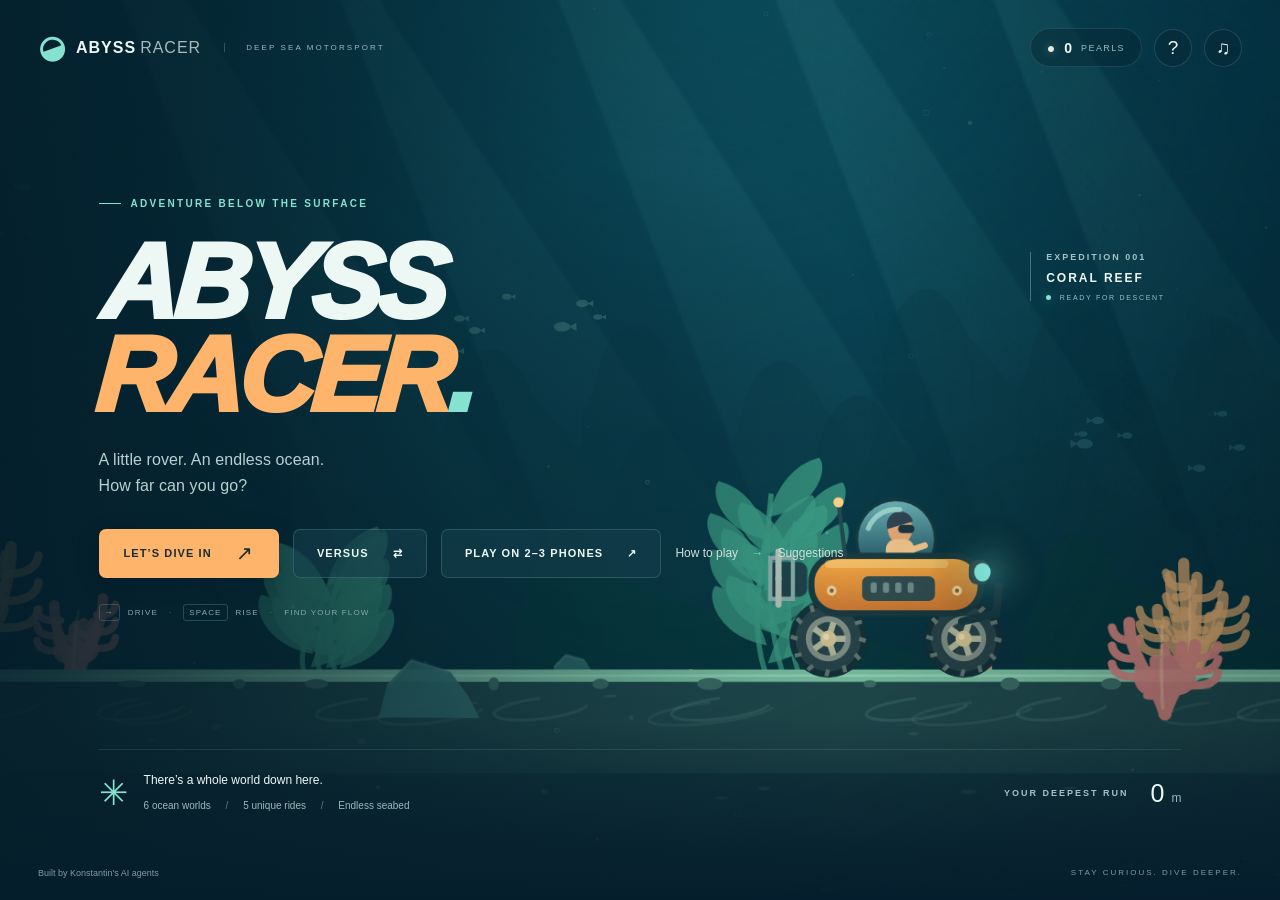
<file: docs/index.html>
<!doctype html>
<html lang="en">
<head>
  <meta charset="utf-8">
  <meta name="viewport" content="width=device-width, initial-scale=1, viewport-fit=cover">
  <meta name="robots" content="noindex, nofollow">
  <meta name="theme-color" content="#061f2b">
  <meta name="description" content="Drive a little deep-sea rover across an endless ocean floor. Collect pearls, master floaty jumps, and explore six underwater worlds.">
  <title>Abyss Racer</title>
  <link rel="icon" href="data:image/svg+xml,%3Csvg xmlns='http://www.w3.org/2000/svg' viewBox='0 0 64 64'%3E%3Crect width='64' height='64' rx='16' fill='%230b2935'/%3E%3Cpath d='M20 31a12 12 0 0 1 24 0' fill='%2385e7de'/%3E%3Crect x='10' y='30' width='44' height='18' rx='8' fill='%23ffb05c'/%3E%3Ccircle cx='20' cy='48' r='8' fill='%23051b26' stroke='%23c4d4d2' stroke-width='4'/%3E%3Ccircle cx='46' cy='48' r='8' fill='%23051b26' stroke='%23c4d4d2' stroke-width='4'/%3E%3C/svg%3E">
  <link rel="stylesheet" href="style.css"><link rel="stylesheet" href="versus.css"><link rel="stylesheet" href="online.css">
</head>
<body>
  <canvas id="ocean" aria-label="Underwater racing game. Use the keyboard or on-screen pedals to drive."></canvas>
  <div id="vignette" aria-hidden="true"></div>
  <header id="topbar">
    <button id="brand" class="brand" aria-label="Abyss Racer home"><span class="brand-mark">◒</span><span>ABYSS<span class="brand-light">RACER</span></span><span class="edition">DEEP SEA MOTORSPORT</span></button>
    <div class="top-actions"><span class="wallet" title="Pearls available to spend"><span class="pearl-icon">●</span><b id="wallet">0</b><span class="wallet-label">PEARLS</span></span><button id="help-button" class="icon-button" aria-label="How to play">?</button><button id="mute-button" class="icon-button" aria-label="Mute sound" aria-pressed="false">♫</button></div>
  </header>

  <main id="screens">
    <section id="title-screen" class="screen" aria-labelledby="title-heading">
      <div class="hero"><div class="eyebrow"><i></i> ADVENTURE BELOW THE SURFACE</div><h1 id="title-heading">ABYSS<br><span>RACER</span><span class="title-dot">.</span></h1><p>A little rover. An endless ocean.<br>How far can you go?</p><div class="hero-actions"><button id="enter-garage" class="button primary">LET’S DIVE IN <span>↗</span></button><button id="enter-versus" class="button secondary">VERSUS <span>⇄</span></button><span id="versus-keyboard-note" hidden>Versus needs a keyboard</span><button id="enter-online" class="button secondary">PLAY ON 2–3 PHONES <span>↗</span></button><button id="title-help" class="text-button">How to play <span>→</span></button><button id="title-suggestions" class="text-button" hidden>Suggestions</button></div><div class="hero-note"><span class="keycap">→</span> DRIVE <span class="note-dot">·</span> <span class="keycap">SPACE</span> RISE <span class="note-dot">·</span> FIND YOUR FLOW</div></div>
      <div class="expedition-label" aria-hidden="true"><span class="tiny-label">EXPEDITION 001</span><strong>CORAL REEF</strong><span><i class="live-dot"></i> READY FOR DESCENT</span></div>
      <div class="title-bottom"><div class="discovery"><span class="compass">✳</span><div><b>There’s a whole world down here.</b><span>6 ocean worlds <i> / </i> 5 unique rides <i> / </i> Endless seabed</span></div></div><div class="personal-best"><span class="tiny-label">YOUR DEEPEST RUN</span><b id="title-best">0 <small>m</small></b></div></div>
    </section>

    <section id="garage-screen" class="screen" hidden aria-labelledby="garage-heading">
      <div class="garage-shell"><div class="garage-heading"><div><div class="eyebrow">THE DIVE GARAGE</div><h2 id="garage-heading">Gear up. Go further.</h2></div><div class="level-block"><span id="level-label">DIVER LEVEL 1</span><div class="progress-track"><i id="level-fill"></i></div><small id="level-progress">0 / 275 XP</small></div></div>
      <nav class="tabs" role="tablist" aria-label="Garage"><button id="tab-vehicles" role="tab" aria-selected="true" aria-controls="garage-content" data-tab="vehicles">Vehicles</button><button id="tab-upgrades" role="tab" aria-selected="false" aria-controls="garage-content" data-tab="upgrades">Upgrades</button><button id="tab-stages" role="tab" aria-selected="false" aria-controls="garage-content" data-tab="stages">Stages</button><button id="tab-achievements" role="tab" aria-selected="false" aria-controls="garage-content" data-tab="achievements">Achievements</button><button id="tab-stats" role="tab" aria-selected="false" aria-controls="garage-content" data-tab="stats">Stats</button></nav>
      <div id="garage-content" role="tabpanel" aria-labelledby="tab-vehicles" tabindex="0"></div>
      <div class="launch-dock"><div class="loadout"><span class="status-dot"></span><div><b id="selected-loadout">Reef Rover <span> / </span> Coral Reef</b><small id="loadout-best">BEST 0 m · READY TO EXPLORE</small></div></div><button id="start-run" class="button primary">START DIVE <span>→</span></button></div></div>
    </section>

    <section id="hud" hidden aria-label="Run instruments">
      <div class="hud-top"><div class="distance-readout"><span class="tiny-label">DISTANCE</span><strong id="distance">0<small> m</small></strong><span id="run-stage">CORAL REEF</span></div><div class="oxygen-panel" id="oxygen-panel"><div><span>O₂ <b>OXYGEN</b></span><strong id="oxygen-value">100%</strong></div><div class="oxygen-track"><i id="oxygen-fill"></i></div><small id="oxygen-warning">BREATHE EASY. KEEP EXPLORING.</small></div><div class="hud-right"><span class="run-pearls"><span class="pearl-icon">●</span> <b id="run-pearls">0</b></span><button id="pause-button" class="icon-button" aria-label="Pause game">Ⅱ</button></div></div>
      <div class="depth-meter"><span>DEPTH</span><b id="depth">120 m</b><i></i><span id="speed">0 km/h</span></div>
      <div class="run-keyboard"><span><kbd>←</kbd> BRAKE</span><span><kbd>→</kbd> THROTTLE</span><span><kbd>SPACE</kbd> BALLAST <b id="ballast-status">READY</b></span></div>
      <div id="touch-controls"><button id="pedal-brake" class="pedal brake" aria-label="Hold brake or reverse"><span>◀</span>BRAKE</button><button id="pedal-ballast" class="pedal ballast" aria-label="Ballast burst"><span>⇧</span><small id="touch-ballast-label">BALLAST</small></button><button id="pedal-gas" class="pedal gas" aria-label="Hold throttle"><span>▶</span>THROTTLE</button></div>
    </section>

    <section id="pause-screen" class="screen centered shade" hidden aria-labelledby="pause-heading"><div class="modal-card"><div class="eyebrow">TAKE A BREATHER</div><h2 id="pause-heading">Holding depth.</h2><p>Your expedition is paused.</p><button id="resume-run" class="button primary">KEEP EXPLORING <span>→</span></button><button id="end-run" class="button secondary">End dive & bank pearls</button><small class="muted">P or Esc to resume</small></div></section>

    <section id="gameover-screen" class="screen centered shade" hidden aria-labelledby="gameover-heading"><div class="modal-card result-card"><div class="eyebrow" id="result-reason">EXPEDITION COMPLETE</div><h2 id="gameover-heading">A dive to remember.</h2><div id="new-best" class="best-badge" hidden>✦ NEW PERSONAL BEST</div><div class="result-distance" id="result-distance">0 <small>m</small></div><p id="result-location">Coral Reef · Reef Rover</p><div class="result-stats"><div><span>PEARLS EARNED</span><b id="result-pearls">+0</b></div><div><span>EXPERIENCE</span><b id="result-xp">+0 XP</b></div><div><span>AIR TIME</span><b id="result-air">0.0 s</b></div></div><p id="result-rewards" class="reward-line"></p><div class="result-actions"><button id="retry" class="button primary">DIVE AGAIN <span>↻</span></button><button id="back-garage" class="button secondary">GARAGE</button></div></div></section>
  </main>

  <div id="toast-stack" aria-live="polite" aria-atomic="false"></div>
  <footer id="footer"><span>Built by Konstantin's AI agents</span><span>STAY CURIOUS. DIVE DEEPER.</span></footer>
  <div id="dialog-overlay" class="dialog-overlay" hidden><section class="modal-card help-card" role="dialog" aria-modal="true" aria-labelledby="dialog-heading" tabindex="-1"><button id="dialog-close" class="icon-button close-button" aria-label="Close dialog">×</button><div id="dialog-content"></div></section></div>
  <script src="data.js"></script><script src="terrain.js"></script><script src="physics.js"></script><script src="contacts.js"></script><script src="save.js"></script><script src="audio.js"></script><script src="render.js"></script><script src="versus.js"></script><script src="online-core.js"></script><script src="qr.js"></script><script src="online-transport.js"></script><script src="online-ui.js"></script><script src="online.js"></script><script src="config.js"></script><script src="suggestions.js"></script><script src="game.js"></script>
</body>
</html>
</file>
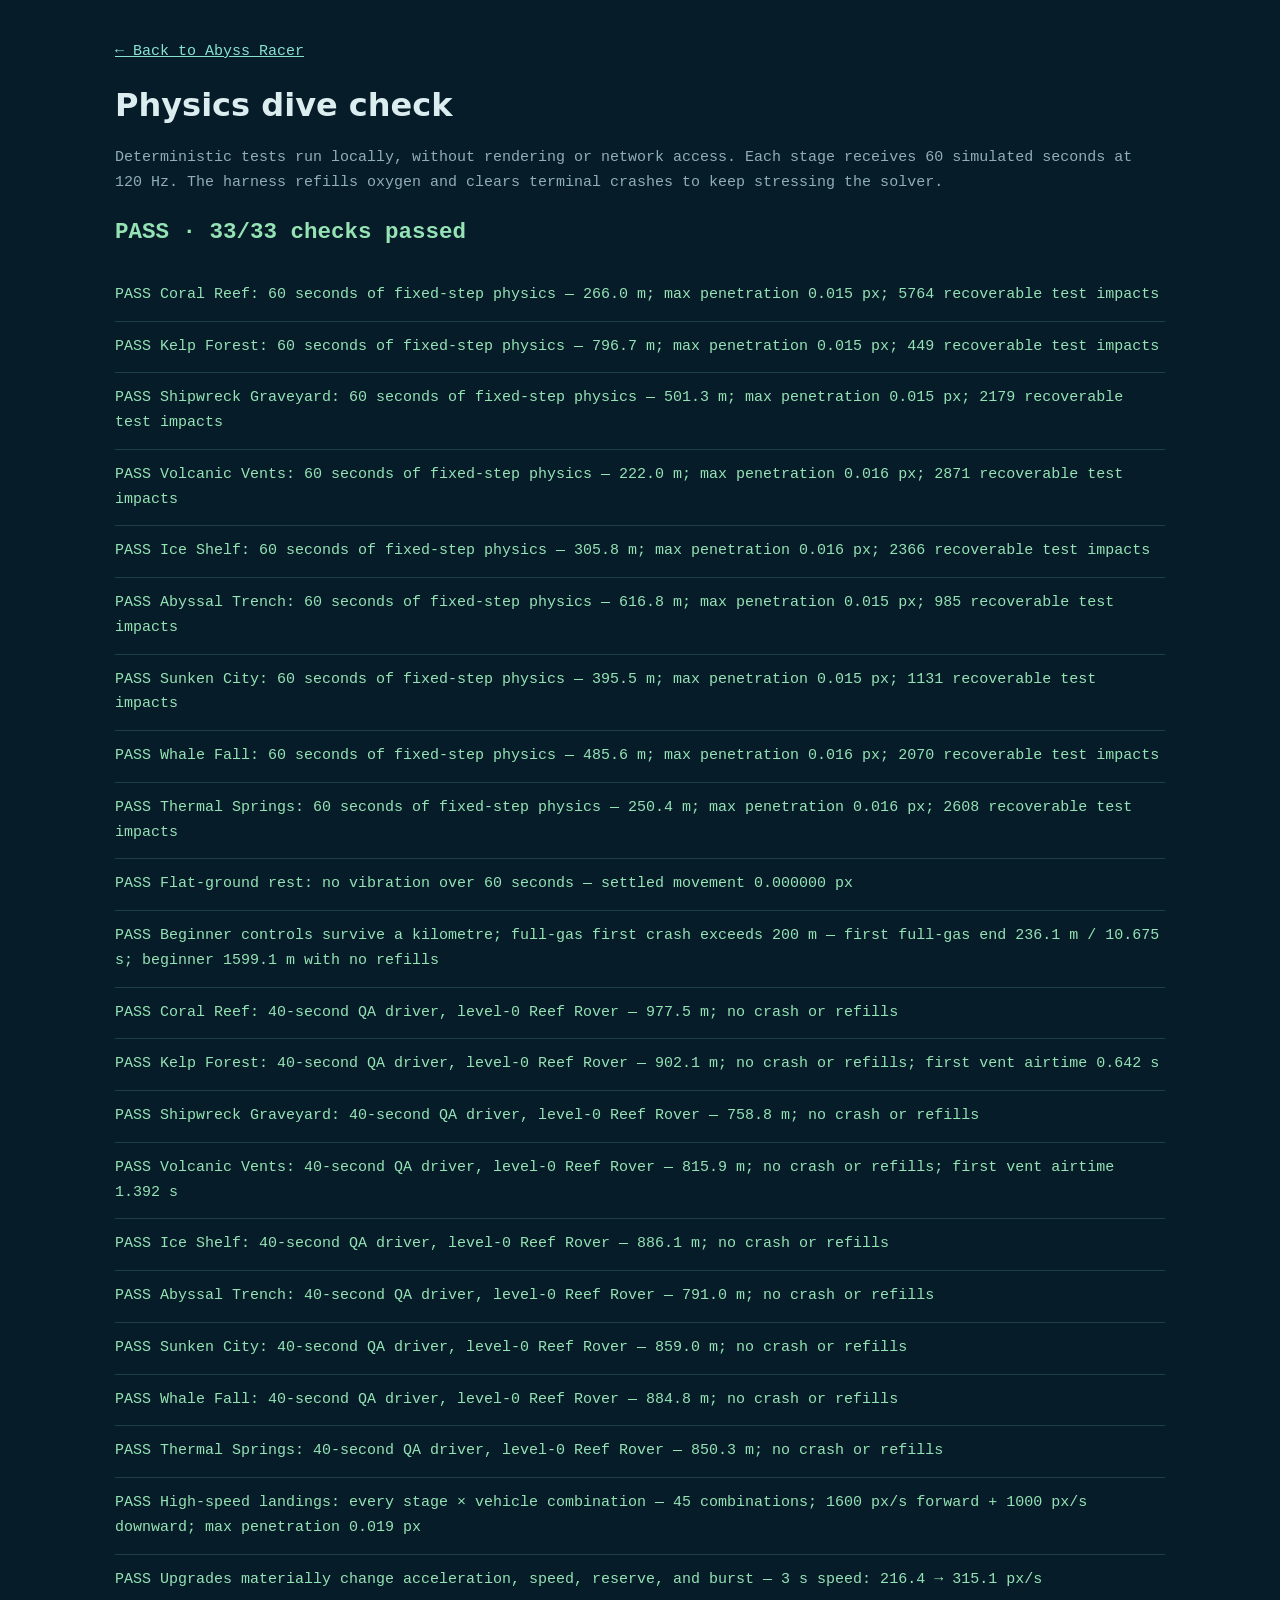
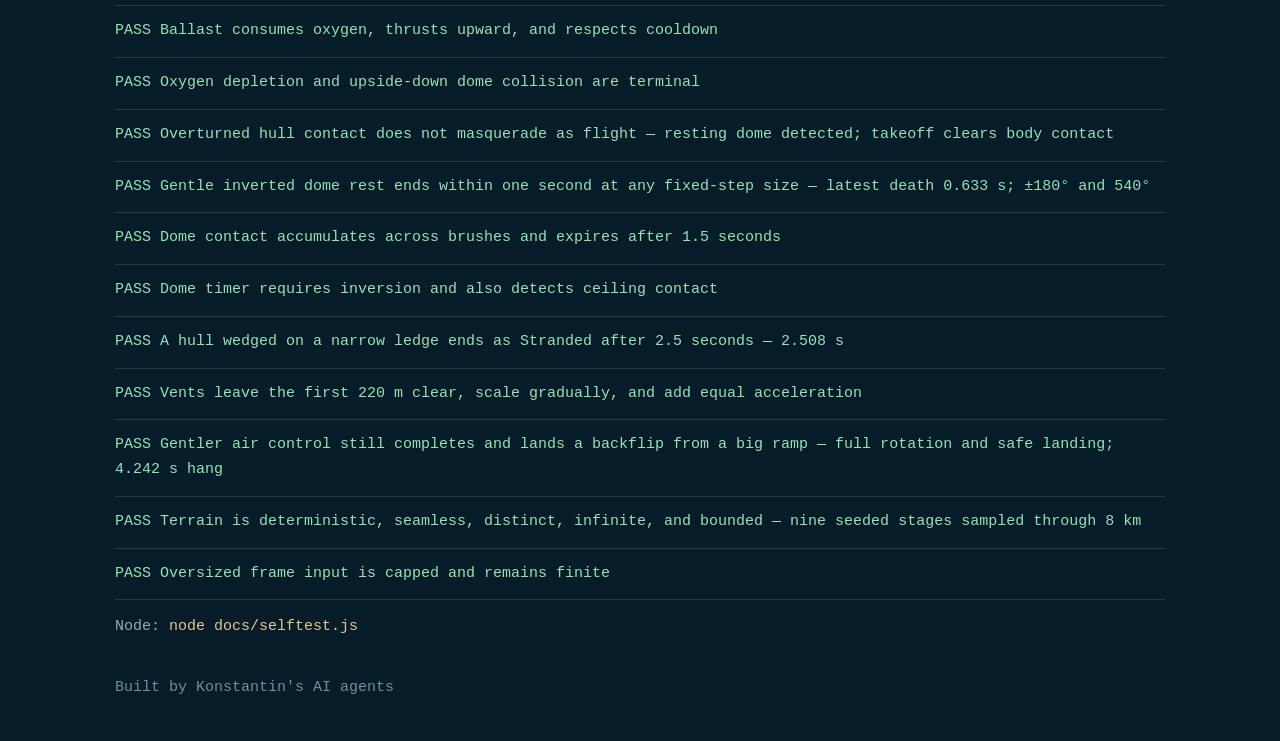
<file: docs/selftest.html>
<!doctype html>
<html lang="en">
<head>
  <meta charset="utf-8">
  <meta name="viewport" content="width=device-width, initial-scale=1, viewport-fit=cover">
  <meta name="robots" content="noindex, nofollow">
  <meta name="color-scheme" content="dark">
  <title>Abyss Racer · Physics self-test</title>
  <link rel="icon" href="data:image/svg+xml,%3Csvg xmlns='http://www.w3.org/2000/svg' viewBox='0 0 64 64'%3E%3Crect width='64' height='64' rx='16' fill='%230b2834'/%3E%3Ccircle cx='32' cy='32' r='17' fill='%23ffb547'/%3E%3C/svg%3E">
  <style>
    *{box-sizing:border-box}body{margin:0;padding:40px max(22px,calc((100vw - 1050px)/2));background:#061c29;color:#dcedef;font:15px/1.65 ui-monospace,SFMono-Regular,Consolas,monospace}a{color:#87e3d0}h1{font:700 32px/1.2 system-ui,sans-serif}p{color:#91adb6}ol{list-style:none;padding:0}li{border-bottom:1px solid #203e48;padding:13px 0}.pass{color:#95e3b4}.fail{color:#ff9d91}code{color:#e5c78a}footer{margin-top:36px;color:#708e9b}
  </style>
</head>
<body>
  <a href="index.html">← Back to Abyss Racer</a>
  <h1>Physics dive check</h1>
  <p>Deterministic tests run locally, without rendering or network access. Each stage receives 60 simulated seconds at 120 Hz. The harness refills oxygen and clears terminal crashes to keep stressing the solver.</p>
  <h2 id="summary">Running checks…</h2>
  <ol id="results" aria-live="polite"></ol>
  <p>Node: <code>node docs/selftest.js</code></p>
  <footer>Built by Konstantin's AI agents</footer>
  <script src="data.js"></script>
  <script src="terrain.js"></script>
  <script src="physics.js"></script>
  <script src="selftest.js"></script>
</body>
</html>
</file>
<file: docs/style.css>
:root{color-scheme:dark;--ink:#edf8f5;--muted:#9ab8bc;--teal:#85e2d0;--orange:#ffb46b;--line:#8ac5cc26;--panel:#092c38;--bg:#061f2b;--sans:Inter,ui-sans-serif,-apple-system,BlinkMacSystemFont,"Segoe UI",sans-serif}*{box-sizing:border-box}html,body{margin:0;width:100%;height:100%;overflow:hidden;background:var(--bg);color:var(--ink);font-family:var(--sans)}button{font:inherit;color:inherit;cursor:pointer;-webkit-tap-highlight-color:transparent}button:disabled{cursor:default;opacity:.48}button:focus-visible,select:focus-visible,[tabindex]:focus-visible{outline:2px solid var(--orange);outline-offset:5px}button{touch-action:manipulation}button,input,select{font-size:16px}button,select{-webkit-user-select:none;user-select:none}[hidden]{display:none!important}#ocean,#vignette{position:fixed;inset:0;width:100%;height:100%}#vignette{pointer-events:none;background:linear-gradient(90deg,#041e2ad9,transparent 66%),linear-gradient(0deg,#041c2ce8,transparent 20%)}#topbar{position:absolute;top:0;left:0;right:0;padding:calc(28px + env(safe-area-inset-top)) max(38px,env(safe-area-inset-right)) 0 max(38px,env(safe-area-inset-left));display:flex;align-items:center;justify-content:space-between;z-index:4}.brand{display:flex;align-items:center;gap:10px;border:0;background:none;font-size:16px;font-weight:900;letter-spacing:1px;padding:0}.brand-mark{font-size:31px;color:var(--teal);transform:rotate(-20deg);line-height:1}.brand-light{font-weight:400;opacity:.7;margin-left:4px}.edition{font-size:8px;letter-spacing:2.1px;font-weight:500;border-left:1px solid #a4d4d744;margin-left:13px;padding-left:21px;color:var(--muted)}.top-actions{display:flex;align-items:center;gap:12px}.wallet{display:flex;align-items:center;gap:9px;height:39px;padding:0 16px;background:#05263375;border:1px solid var(--line);border-radius:25px;font-size:14px}.wallet-label{font-size:9px;letter-spacing:1.4px;color:var(--muted)}.pearl-icon{color:#e8eadb;text-shadow:0 0 10px #d0f9e966;font-size:14px}.icon-button{width:38px;height:38px;border:1px solid #accdd62e;border-radius:50%;background:#07283788;display:grid;place-items:center;font-size:19px;transition:background .2s}.icon-button:hover{background:#235665}.screen{position:absolute;inset:0}#title-screen{padding:0 7.7vw}.hero{position:absolute;top:22%;z-index:1}.eyebrow{font-size:10px;letter-spacing:2.3px;font-weight:700;color:var(--teal);display:flex;align-items:center;gap:10px}.eyebrow i{width:22px;height:1px;background:var(--teal)}h1{font-size:clamp(74px,8.3vw,133px);line-height:.88;letter-spacing:-5px;margin:27px 0 24px;font-weight:950;transform:skew(-4deg);transform-origin:left;font-style:italic}h1>span{color:var(--orange)}h1 .title-dot{color:var(--teal)}.hero p{font-size:16px;color:#bad0d0;line-height:1.65;font-weight:400;letter-spacing:.1px}.hero-actions{display:flex;gap:24px;align-items:center;margin-top:29px}.button{min-height:49px;display:inline-flex;align-items:center;justify-content:center;gap:24px;padding:15px 24px;border:1px solid transparent;border-radius:7px;font-size:11px;font-weight:800;letter-spacing:1.1px;transition:transform .18s,background .18s}.button:hover:not(:disabled){transform:translateY(-2px)}.primary{color:#172d31;background:var(--orange);box-shadow:0 5px 24px #030e2426}.primary:hover:not(:disabled){background:#ffc38a}.primary span{font-size:20px;font-weight:400;line-height:12px}.secondary{border-color:#94c5cb38;background:#153e4b99;color:var(--ink)}.text-button{padding:10px 0;border:0;background:none;font-size:12px;color:#d0deda}.text-button span{padding-left:10px;color:var(--teal)}.hero-note{display:flex;align-items:center;gap:8px;font-size:8px;letter-spacing:1.15px;color:#87a9b0;margin-top:26px}.keycap,kbd{border:1px solid #88b7c144;border-radius:3px;padding:3px 5px;font-size:8px;font-family:inherit}.note-dot{color:#498992;padding:0 3px}.expedition-label{position:absolute;right:9%;top:28%;display:flex;flex-direction:column;gap:9px;padding-left:15px;border-left:1px solid #9dcecf66}.tiny-label{font-size:9px;letter-spacing:2px;color:#a1c1c5;font-weight:600}.expedition-label strong{font-size:12px;letter-spacing:2px}.expedition-label>span:last-child{font-size:7px;color:#96c1c3;letter-spacing:1.7px}.live-dot,.status-dot{display:inline-block;width:5px;height:5px;border-radius:50%;background:var(--teal);box-shadow:0 0 10px #7effc75c;margin-right:5px}.title-bottom{position:absolute;bottom:87px;left:7.7vw;right:7.7vw;display:flex;align-items:center;justify-content:space-between;border-top:1px solid #83b8bd2a;padding-top:23px}.discovery{display:flex;gap:16px;align-items:center}.compass{font-size:35px;color:var(--teal)}.discovery b{font-size:12px;font-weight:500;display:block;margin-bottom:8px}.discovery div>span{font-size:10px;color:var(--muted)}.discovery i{color:#547d87;font-style:normal;padding:0 12px}.personal-best{text-align:right;display:flex;gap:22px;align-items:center}.personal-best b{font-size:25px;font-weight:400}.personal-best small{font-size:12px;color:var(--muted)}#footer{position:absolute;bottom:0;padding:20px 38px max(22px,env(safe-area-inset-bottom));left:0;right:0;display:flex;justify-content:space-between;color:#7b9da5;font-size:9px;z-index:1}#footer>span:last-child{font-size:8px;letter-spacing:2px}.garage-shell{position:absolute;top:102px;bottom:78px;left:50%;transform:translateX(-50%);width:min(1100px,88%);display:flex;flex-direction:column;padding:26px 30px 0;background:linear-gradient(130deg,#0b303deb,#061e2bf5);border:1px solid #8fced02b;border-radius:15px;box-shadow:0 30px 100px #0003;backdrop-filter:blur(15px)}.garage-heading{display:flex;justify-content:space-between;align-items:center}.garage-heading h2{font-size:28px;letter-spacing:-.7px;margin:9px 0 22px}.level-block{width:155px;font-size:9px;color:var(--teal);letter-spacing:1px;text-align:right}.progress-track{height:4px;background:#518f9629;border-radius:3px;overflow:hidden;margin:9px 0 6px}.progress-track i{display:block;height:100%;background:var(--teal);width:0;transition:width .3s}.level-block small{font-size:9px;color:var(--muted);letter-spacing:.2px}.tabs{display:flex;gap:26px;border-bottom:1px solid var(--line);flex-shrink:0;overflow:auto}.tabs button{font-size:12px;padding:12px 0 15px;background:none;border:0;border-bottom:2px solid transparent;color:var(--muted);white-space:nowrap}.tabs button[aria-selected=true]{border-bottom-color:var(--orange);color:var(--orange)}#garage-content{overflow:auto;flex:1;padding:23px 2px 24px;scrollbar-width:thin;scrollbar-color:#3d737c transparent}.section-description{margin:0 0 19px;color:var(--muted);font-size:12px;line-height:1.6}.card-grid{display:grid;grid-template-columns:repeat(3,minmax(0,1fr));gap:13px}.vehicle-grid{grid-template-columns:repeat(3,minmax(0,1fr))}.item-card{position:relative;padding:18px;border:1px solid #8bbdc824;border-radius:9px;background:linear-gradient(145deg,#173e4e75,#0a283a55);overflow:hidden}.item-card.selected{border-color:#e6b5789c;background:linear-gradient(145deg,#50564435,#0b293b80)}.item-card h3{font-size:15px;margin:6px 0 7px}.item-card p{font-size:11px;color:var(--muted);line-height:1.55;margin:6px 0 14px;min-height:33px}.vehicle-art{width:100%;height:100px;display:block}.card-kicker{font-size:8px;letter-spacing:1.3px;color:var(--teal);display:flex;justify-content:space-between}.card-bottom{display:flex;align-items:center;justify-content:space-between;gap:8px;margin-top:14px}.small-button{border:1px solid #92bec538;border-radius:5px;padding:9px 12px;background:#143e4d;font-size:10px;font-weight:600;min-height:34px}.small-button:hover:not(:disabled){background:#255765}.small-button.equipped{color:var(--orange);background:#e1a16412;border-color:#e1a16440}.card-stat{font-size:9px;color:#8eafb7}.stat-bars{display:grid;grid-template-columns:repeat(2,1fr);gap:8px}.mini-stat{font-size:8px;letter-spacing:.5px;color:#aac3c7}.mini-stat>i{display:block;height:3px;margin-top:5px;background:#64a2ab29}.mini-stat>i>b{display:block;height:100%;background:#7bbdb7}.upgrade-icon{font-size:25px;color:var(--orange);display:block;margin-bottom:14px}.upgrade-level{font-size:10px;color:var(--teal)}.upgrade-track{display:flex;gap:3px;margin:13px 0}.upgrade-track i{height:5px;flex:1;background:#2c515c;border-radius:1px}.upgrade-track i.filled{background:var(--orange)}.stage-card{padding-top:70px}.stage-art{position:absolute;height:68px;top:0;left:0;right:0;background:linear-gradient(165deg,var(--stage-top),var(--stage-bottom));overflow:hidden}.stage-art:before,.stage-art:after{content:"";position:absolute;left:-10%;width:120%;height:90px;top:40px;border-radius:50%;background:var(--stage-sand);transform:rotate(-8deg);opacity:.65}.stage-art:after{top:47px;transform:rotate(9deg);opacity:.35;background:#030f21}.stage-number{position:absolute;right:15px;top:15px;z-index:1;color:#effcff8c;font-size:9px;letter-spacing:2px}.achievement-card{display:flex;gap:14px;align-items:flex-start}.achievement-card .medal{font-size:24px;color:#60818a}.achievement-card.earned .medal{color:var(--orange)}.achievement-card h3{font-size:12px;margin-top:1px}.achievement-card p{min-height:0;margin-bottom:8px}.achievement-card small{color:var(--teal);font-size:9px}.launch-dock{border-top:1px solid var(--line);padding:18px 0;display:flex;align-items:center;justify-content:space-between;gap:15px;flex-shrink:0}.loadout{display:flex;align-items:center;gap:10px}.loadout b{font-size:12px;font-weight:500}.loadout b>span{color:#628790;padding:0 8px}.loadout small{display:block;font-size:8px;color:var(--muted);letter-spacing:1px;margin-top:6px}.stat-grid{display:grid;grid-template-columns:repeat(4,1fr);gap:12px}.stat-tile{padding:20px;border:1px solid var(--line);border-radius:8px;background:#10354566}.stat-tile b{display:block;font-size:27px;font-weight:500;margin:9px 0}.stat-tile span{font-size:9px;color:var(--muted);letter-spacing:.6px}.stats-bottom{display:flex;gap:28px;align-items:flex-end;margin-top:24px;flex-wrap:wrap}.stats-bottom label{font-size:11px;color:var(--muted);display:grid;gap:8px}.stats-bottom select{background:#113441;color:var(--ink);padding:9px;border:1px solid var(--line);border-radius:6px;font-size:11px;max-width:260px}.danger-button{color:#eba58a;background:none;border:1px solid #d491792e;border-radius:5px;padding:10px 14px;font-size:10px}.bests-table{width:100%;border-collapse:collapse;font-size:11px;margin-top:24px}.bests-table th,.bests-table td{border:1px solid var(--line);padding:10px;text-align:left}.bests-table th{color:var(--muted);font-weight:600}.table-wrap{overflow:auto}body[data-state=GARAGE] #vignette{background:#041c2980}body[data-state=RUNNING] #topbar,body[data-state=PAUSED] #topbar,body[data-state=GAMEOVER] #topbar{display:none}body[data-state=RUNNING] #footer,body[data-state=PAUSED] #footer{display:none}body[data-state=GAMEOVER] #toast-stack,body[data-state=GARAGE] #toast-stack:empty{display:none}body[data-state=RUNNING] #vignette,body[data-state=PAUSED] #vignette{background:linear-gradient(0deg,#02162144,transparent 20%,transparent 80%,#02162177)}#hud{position:absolute;inset:0;pointer-events:none;padding:calc(24px + env(safe-area-inset-top)) 36px 0}.hud-top{display:flex;justify-content:space-between;align-items:flex-start;gap:20px}.distance-readout{min-width:160px;display:flex;flex-direction:column;gap:4px;text-shadow:0 2px 10px #00151c}.distance-readout strong{font-size:45px;letter-spacing:-1.7px;line-height:1.1}.distance-readout strong small{font-size:16px;letter-spacing:0;font-weight:400;color:#b2d6d6}.distance-readout>span:last-child{font-size:8px;color:#a8caca;letter-spacing:1.6px;margin-top:5px}.oxygen-panel{width:300px;padding:14px 17px 10px;border-radius:9px;background:#05222ddd;border:1px solid #81c1c23b}.oxygen-panel>div:first-child{display:flex;justify-content:space-between;align-items:center;color:var(--teal);font-size:14px}.oxygen-panel b{font-size:8px;letter-spacing:1.5px;margin-left:7px}.oxygen-panel strong{font-size:11px}.oxygen-track{height:5px;border-radius:5px;background:#315560;margin:10px 0;overflow:hidden}.oxygen-track i{display:block;height:100%;width:100%;background:var(--teal);transition:width .1s linear}.oxygen-panel>small{font-size:7px;color:#84aeb4;letter-spacing:1px}.oxygen-panel.low{border-color:#ff987d;animation:warning-pulse 1s ease-in-out infinite}.oxygen-panel.low .oxygen-track i{background:#ff9777}.oxygen-panel.low>small{color:#ffb598}.hud-right{display:flex;align-items:center;gap:19px;min-width:160px;justify-content:flex-end}.hud-right button{pointer-events:auto}.run-pearls{font-size:20px;text-shadow:0 2px 8px #021821}.depth-meter{position:absolute;right:37px;top:180px;display:flex;flex-direction:column;align-items:flex-end;gap:9px}.depth-meter span{font-size:9px;letter-spacing:1px;color:#b3c9ca}.depth-meter b{font-size:14px;font-weight:400}.depth-meter i{height:92px;width:16px;border-right:1px solid #95b9bc66;background:repeating-linear-gradient(0deg,transparent 0,transparent 14px,#95b9bc55 14px,#95b9bc55 15px)}.run-keyboard{position:absolute;bottom:30px;left:50%;transform:translateX(-50%);display:flex;gap:28px;align-items:center;white-space:nowrap}.run-keyboard span{font-size:8px;letter-spacing:1px;color:#a5c5c6;display:flex;align-items:center;gap:9px}.run-keyboard kbd{font-size:10px;padding:5px 8px}.run-keyboard b{color:var(--orange);font-weight:500;min-width:30px}#touch-controls{display:none;position:absolute;bottom:max(22px,env(safe-area-inset-bottom));left:max(23px,env(safe-area-inset-left));right:max(23px,env(safe-area-inset-right));align-items:flex-end;justify-content:space-between;pointer-events:none}.pedal{pointer-events:auto;touch-action:none;width:100px;height:90px;border-radius:17px;background:#072b38c9;border:1px solid #7fbdc375;font-size:9px;letter-spacing:1.2px;display:flex;flex-direction:column;gap:12px;align-items:center;justify-content:center;-webkit-user-select:none;user-select:none;box-shadow:0 5px 20px #00131e55}.pedal span{font-size:27px;line-height:1}.pedal.gas{background:#efb06dde;color:#123441;border-color:#ffd196}.pedal.ballast{width:67px;height:67px;border-radius:50%;gap:4px;margin-right:auto;margin-left:18px}.pedal small{font-size:7px;letter-spacing:.4px}.pedal.active{transform:scale(.95);background:#c7f4e8;color:#12333a}.centered{display:flex;align-items:center;justify-content:center;padding:25px;z-index:5}.shade{background:#031b2aac;backdrop-filter:blur(7px)}.modal-card{position:relative;background:linear-gradient(145deg,#103743,#071f2e);border:1px solid #8ac9c543;box-shadow:0 30px 100px #00121f80;border-radius:17px;padding:38px;width:min(440px,100%);text-align:center}.modal-card .eyebrow{justify-content:center;font-size:9px}.modal-card h2{font-size:30px;letter-spacing:-.7px;margin:15px 0}.modal-card p{font-size:13px;color:var(--muted);line-height:1.7}.modal-card>.button{display:flex;width:100%;margin-top:15px}.modal-card>.muted{display:block;margin-top:20px;font-size:10px;color:var(--muted)}.result-card{width:min(540px,100%)}.result-card h2{font-size:27px}.result-distance{font-size:80px;font-weight:700;letter-spacing:-4px;line-height:1.2;margin-top:20px;color:var(--orange)}.result-distance small{font-size:27px;font-weight:400;letter-spacing:0;color:var(--muted)}.result-card #result-location{margin:4px 0 25px;font-size:11px}.best-badge{display:inline-block;margin-top:7px;border:1px solid #dab87555;background:#b39b5312;border-radius:20px;padding:7px 10px;color:var(--orange);font-size:8px;letter-spacing:1.2px}.result-stats{display:grid;grid-template-columns:repeat(3,1fr);padding:19px 0;border-top:1px solid var(--line);border-bottom:1px solid var(--line)}.result-stats span{display:block;font-size:7px;letter-spacing:1px;color:var(--muted)}.result-stats b{display:block;font-size:18px;font-weight:500;margin-top:10px}.result-actions{display:flex;gap:12px;margin-top:23px}.result-actions .button{flex:1}.reward-line{font-size:10px!important;color:var(--teal)!important;margin-bottom:0}#toast-stack{position:absolute;top:135px;left:50%;transform:translateX(-50%);display:flex;align-items:center;flex-direction:column;gap:8px;z-index:10;pointer-events:none;max-width:90%}.toast{background:#082936ee;border:1px solid #a9d9cc60;border-radius:8px;padding:13px 21px;font-size:12px;color:#e0f7eb;box-shadow:0 8px 30px #011d2866;animation:toast-in .25s ease-out;text-align:center}.toast.special{border-color:#eac38788;color:var(--orange)}.dialog-overlay{position:absolute;inset:0;background:#031a29d9;backdrop-filter:blur(9px);z-index:20;display:flex;align-items:center;justify-content:center;padding:24px}.help-card{width:min(570px,100%);text-align:left;max-height:90%;overflow:auto}.close-button{position:absolute;right:17px;top:17px}.help-card .eyebrow{justify-content:flex-start}.help-card h2{font-size:29px;margin-top:16px}.control-list{display:grid;gap:0;margin:22px 0}.control-row{display:flex;justify-content:space-between;gap:12px;padding:13px 0;border-bottom:1px solid var(--line);font-size:12px;align-items:center}.control-row kbd{font-size:10px;line-height:1.8}.help-tip{font-size:11px!important;background:#6eccc00b;padding:13px;border-left:2px solid var(--teal)}.help-pickups{display:grid;grid-template-columns:1fr 1fr;gap:10px;font-size:11px;line-height:1.6;color:#a5c8ca}.help-pickups b{color:var(--orange)}.confirm-actions{display:flex;gap:12px;margin-top:20px}.confirm-actions button{flex:1}.storage-note{font-size:11px;padding:10px;background:#e9aa6420;border:1px solid #e9aa6444;border-radius:6px;color:#ffc994}@keyframes warning-pulse{50%{box-shadow:0 0 22px #ff6b504d}}@keyframes toast-in{from{opacity:0;transform:translateY(-10px)}to{opacity:1;transform:translateY(0)}}
@media(min-width:1600px){.hero{top:24%}}@media(max-height:780px) and (min-width:761px){.hero{top:20%}h1{font-size:min(8vw,104px);margin-top:20px;margin-bottom:17px}.hero p{font-size:14px;margin:10px 0}.hero-actions{margin-top:20px}.hero-note{margin-top:20px}.title-bottom{bottom:72px}.garage-shell{top:86px;bottom:58px}.garage-heading h2{font-size:24px;margin:7px 0 12px}.garage-shell{padding-top:19px}#topbar{padding-top:22px}.item-card{padding:14px}.vehicle-art{height:78px}#garage-content{padding-top:17px}.stage-card{padding-top:70px}.result-distance{font-size:62px}}@media(max-width:1000px){.edition{display:none}.hero{top:24%}.hero h1{font-size:100px}.expedition-label{right:6%;top:30%}.card-grid{grid-template-columns:repeat(2,minmax(0,1fr))}.garage-shell{width:92%;padding-left:22px;padding-right:22px}.stat-grid{grid-template-columns:repeat(2,1fr)}}@media(pointer:coarse){#touch-controls{display:flex}.run-keyboard{display:none}.hero-note{visibility:hidden}}@media(max-width:760px){#topbar{padding:calc(19px + env(safe-area-inset-top)) 22px 0}.brand{font-size:13px;gap:7px}.brand-mark{font-size:27px}.top-actions{gap:7px}.wallet{padding:0 11px;height:35px;font-size:12px}.wallet-label{display:none}.icon-button{width:34px;height:34px;font-size:17px}#title-screen{padding:0 8vw}.hero{top:17%;}.hero h1{font-size:clamp(76px,17vw,116px);letter-spacing:-4px;margin-top:20px;margin-bottom:17px}.hero .eyebrow{font-size:8px;letter-spacing:1.5px}.hero p{font-size:13px;margin:12px 0}.hero-actions{margin-top:20px;gap:18px}.hero-actions .button{min-height:46px;padding:13px 19px;font-size:10px}.hero-actions .text-button{font-size:11px}.hero-note{display:none}.expedition-label{top:auto;bottom:23%;right:8%;font-size:10px;padding-left:12px;gap:7px}.expedition-label .tiny-label{font-size:7px}.expedition-label strong{font-size:10px}.expedition-label>span:last-child{font-size:6px}.title-bottom{left:8vw;right:8vw;bottom:67px;padding-top:17px}.discovery{gap:9px}.compass{font-size:27px}.discovery b{font-size:10px;margin-bottom:6px}.discovery div>span{font-size:8px}.discovery i{padding:0 5px}.personal-best{display:none}#footer{padding:18px 22px max(18px,env(safe-area-inset-bottom));font-size:8px}#footer>span:last-child{display:none}#vignette{background:linear-gradient(90deg,#041e2ac2,transparent),linear-gradient(0deg,#041c2a,transparent 24%)}.garage-shell{top:80px;bottom:54px;width:94%;padding:19px 16px 0;border-radius:11px}.garage-heading h2{font-size:22px;margin-bottom:18px}.garage-heading .eyebrow{font-size:8px;letter-spacing:1.5px}.level-block{width:110px;font-size:8px;letter-spacing:.5px}.level-block small{font-size:8px}.tabs{gap:22px}.tabs button{font-size:11px;padding-bottom:12px}#garage-content{padding-top:17px}.item-card{padding:12px}.item-card h3{font-size:13px}.item-card p{font-size:10px}.card-grid{gap:10px}.vehicle-art{height:85px}.card-bottom{align-items:flex-start;flex-direction:column;gap:9px}.card-bottom .small-button{width:100%}.mini-stat{font-size:7px}.card-kicker{font-size:7px;letter-spacing:.8px}.launch-dock{padding:14px 0;gap:9px}.loadout{gap:4px}.loadout b{font-size:10px}.loadout b>span{padding:0 3px}.loadout small{font-size:6px;letter-spacing:.4px}.launch-dock>.button{padding:12px 14px;min-height:45px;font-size:9px;gap:12px}.stage-card{padding-top:67px}.stage-art{height:58px}.section-description{font-size:11px}.achievement-card{gap:9px}.achievement-card .medal{font-size:18px}.achievement-card h3{font-size:11px}.achievement-card p{font-size:9px}.achievement-card small{font-size:8px}.stat-tile{padding:14px}.stat-tile b{font-size:23px}#hud{padding:calc(20px + env(safe-area-inset-top)) 20px 0}.hud-top{gap:10px}.distance-readout{min-width:74px}.distance-readout strong{font-size:32px}.distance-readout strong small{font-size:12px}.distance-readout .tiny-label{font-size:7px;letter-spacing:1px}.distance-readout>span:last-child{font-size:6px;letter-spacing:1px}.oxygen-panel{width:190px;padding:10px 11px 7px}.oxygen-panel b{font-size:6px;letter-spacing:1px}.oxygen-panel strong{font-size:9px}.oxygen-track{margin:8px 0;height:4px}.oxygen-panel>small{font-size:5px;letter-spacing:.6px}.hud-right{min-width:40px;gap:9px;flex-direction:column-reverse}.run-pearls{font-size:14px}.run-pearls .pearl-icon{font-size:10px}.depth-meter{right:22px;top:165px}.depth-meter i{height:60px}.depth-meter span{font-size:7px}.depth-meter b{font-size:12px}#touch-controls{display:flex}.run-keyboard{display:none}#toast-stack{top:125px}.toast{font-size:10px;padding:10px 14px}.modal-card{padding:30px 24px}.result-distance{font-size:66px}.result-stats b{font-size:15px}.result-card h2{font-size:24px}.help-card{padding-top:35px}.help-card h2{font-size:25px}.control-row{font-size:11px}.control-row kbd{font-size:8px}.help-pickups{font-size:10px}}
@media(max-height:520px){.hero{top:23%}.hero h1{font-size:69px;margin:12px 0}.hero p{display:none}.hero-actions{margin-top:17px}.hero-note,.title-bottom{display:none}.expedition-label{top:30%;bottom:auto}.hero .eyebrow{font-size:7px}#footer{padding-bottom:12px}.garage-shell{top:70px;bottom:38px;padding-top:12px}.garage-heading{display:none}.launch-dock{padding:10px 0}.modal-card{max-height:94vh;overflow:auto;padding:23px}.modal-card h2{font-size:22px;margin:11px 0}.result-distance{font-size:43px;margin-top:10px}.result-stats{padding:12px 0}.result-card #result-location{margin-bottom:13px}.result-actions{margin-top:14px}.pedal{height:69px;width:83px;border-radius:12px;gap:7px}.pedal.ballast{width:54px;height:54px}.depth-meter{top:125px}.depth-meter i{display:none}#hud{padding-top:15px}.oxygen-panel{width:245px}.distance-readout strong{font-size:29px}.help-card{max-height:90vh}}
@media(prefers-reduced-motion:reduce){*{animation:none!important;transition:none!important}}
/* The expedition label stays beside the title on desktop; portrait art gets the space. */
@media(max-width:760px) and (min-height:521px){.expedition-label{display:none}}

.graphics-setting{display:flex;align-items:center;justify-content:space-between;gap:18px;margin:20px 0;color:var(--muted);font-size:13px}.graphics-setting select{padding:9px 12px;border:1px solid var(--line);border-radius:5px;background:#123743;color:var(--ink)}

/* Gameplay surfaces must not start iOS text selection or the touch callout.
   Editable fields and room links retain ordinary selection in menus. */
body[data-state="RUNNING"], body[data-versus="RUNNING"],
#hud, #touch-controls, #versus-huds, #online-pedals, #ocean {
  -webkit-user-select: none; user-select: none; -webkit-touch-callout: none;
}
input, textarea, [contenteditable="true"], .selectable, #online-code {
  -webkit-user-select: text; user-select: text; -webkit-touch-callout: default;
}
.stage-thumbnail{position:absolute;inset:0;width:100%;height:100%;object-fit:cover}.stage-number{z-index:1}.stage-how{font-size:11px!important;color:#b9dad5!important}.stage-art:has(.stage-thumbnail)::after{opacity:.2}

/* Contain rubber-band gestures in menus; a downward drag must not refresh a race. */
html,body{overscroll-behavior:none}
.online-screen,.v-result,.modal-card,#garage-content{overscroll-behavior:contain}
@media(max-width:620px) and (max-height:500px){.expedition-label{display:none}}
</file>
<file: docs/versus.css>
/* Versus uses its own DOM instruments over two clipped canvas viewports. */
.hero-actions{flex-wrap:wrap;max-width:660px;gap:14px}#enter-versus{padding:17px 23px}#versus-keyboard-note{font-size:13px;color:var(--muted)}
body[data-versus] #screens,body[data-versus] #topbar,body[data-versus] #footer,body[data-versus] #toast-stack,body[data-versus] #vignette{display:none}
#versus-root{position:fixed;inset:0;z-index:5;overflow:hidden;pointer-events:none}#versus-root button,#versus-root select{pointer-events:auto}.v-setup{pointer-events:auto;position:absolute;inset:0;overflow-y:auto;padding:30px max(30px,calc((100vw - 1080px)/2));background:linear-gradient(120deg,#041e2bef,#07353beb);scrollbar-color:#406f75 #082c36}.v-heading{display:flex;justify-content:space-between;align-items:center;gap:24px}.v-heading h2{font-size:clamp(30px,4vw,48px);line-height:1.05;margin:10px 0 16px;letter-spacing:-1.7px}.v-heading h2 span{color:var(--teal)}.v-heading .button{min-height:42px}.v-tally{color:#bed7d9;font-size:11px;letter-spacing:1.5px;padding:12px 0 18px}.v-pilots{display:grid;grid-template-columns:1fr 1fr;gap:20px}.v-pilot{border:1px solid #ffb46b55;border-top:3px solid var(--orange);border-radius:12px;background:linear-gradient(145deg,#173a4166,#061f2ba6);padding:17px 22px}.v-pilot.p2{border-color:#70dfea55;border-top-color:#70dfea}.v-card-heading{display:flex;justify-content:space-between;gap:15px;align-items:center}.v-card-heading b{color:var(--orange);letter-spacing:2px;font-size:13px}.p2 .v-card-heading b{color:#70dfea}.v-card-heading span{font-size:10px;letter-spacing:1.5px;color:var(--muted)}.v-vehicle-select{display:flex;align-items:center;justify-content:space-between;height:116px}.v-vehicle-select canvas{width:72%;height:112px}.v-vehicle-select button{border:1px solid #95d7df40;background:#143c4780;border-radius:50%;width:32px;height:32px;font-size:26px;line-height:20px}.v-pilot h3{font-size:22px;margin:0 0 6px}.v-pilot p{color:#acc7ca;font-size:12px;line-height:1.5;margin:0 0 15px;min-height:36px}.v-controls{display:flex;gap:6px;align-items:center;font-size:10px;color:#c6d9dc;flex-wrap:wrap}.v-controls kbd{font-family:inherit;border:1px solid #97c8ce50;background:#22444d;padding:5px 7px;border-radius:5px;color:#fff;font-weight:700}.v-pilot>.button{width:100%;margin-top:17px;min-height:40px;padding:11px;font-size:11px;letter-spacing:1.8px}.v-pilot>.button.ready{border-color:var(--teal);background:#1e6558}.v-options{display:grid;grid-template-columns:1.25fr 1fr .9fr 1.2fr;gap:14px;margin-top:21px}.v-options label{display:flex;flex-direction:column;gap:8px;font-size:9px;letter-spacing:1.5px;color:#adc8cb}.v-options select{width:100%;border:1px solid #a1dae13d;border-radius:6px;background:#103541;color:#f0fbff;padding:10px;font-size:13px}.v-mode-note{font-size:12px;color:#c1dbda;min-height:18px}.v-launch{display:flex;justify-content:space-between;align-items:center;border-top:1px solid #a9d1d629;padding-top:14px;gap:20px}.v-launch p{font-size:12px;line-height:1.7;color:#a8c8cc;margin:0}.v-launch .button{min-width:240px}.v-setup-help{text-align:center;font-size:10px;line-height:1.8;color:#8bb0b6;margin:15px 0 0}
.v-hud{position:absolute;left:0;right:0;height:calc(50% - 1px);top:0;overflow:hidden;pointer-events:none}.v-hud.p2{top:calc(50% + 1px)}.v-hud-row{position:absolute;left:0;right:0;top:0;display:grid;grid-template-columns:1.2fr 1fr .65fr 1.15fr;gap:25px;align-items:center;padding:13px 58px 17px 23px;background:linear-gradient(#031925ef,#042431ca,transparent);min-height:81px;text-shadow:0 1px 2px #021b27}.v-identity{display:grid;grid-template-columns:30px auto;gap:2px 8px;align-items:center}.v-identity>b{grid-row:1/3;color:var(--orange);border-left:3px solid currentColor;padding:7px 0 7px 7px;font-size:12px}.p2 .v-identity>b{color:#70dfea}.v-identity strong{font-size:26px;letter-spacing:-1px;white-space:nowrap}.v-identity small{font-size:9px;letter-spacing:.8px;white-space:nowrap;color:#c0dcde}.v-oxygen span{font-size:12px;display:flex;justify-content:space-between;color:#bdede9;margin-bottom:8px}.v-oxygen>div{height:7px;border-radius:8px;background:#031723;border:1px solid #a0e1d835;overflow:hidden}.v-oxygen i{display:block;height:100%;background:var(--teal);border-radius:8px;box-shadow:0 0 8px #9bf8ce}.v-oxygen i.low{background:#ff8c75}.v-counts{display:flex;flex-direction:column;gap:6px;white-space:nowrap;text-align:right}.v-counts b{font-size:15px;color:#f2e5b9}.v-counts span{font-size:10px;color:#bfd8da}.v-item{border:1px solid #7de1dd4d;border-radius:8px;display:flex;align-items:center;gap:9px;padding:8px 10px;min-width:0;background:#0a303bd9}.v-item>b{font-size:24px;color:#b4cfce;min-width:28px;text-align:center}.v-item>span{font-size:11px;line-height:1.2;flex:1}.v-item>kbd{font-family:inherit;border:1px solid #85bfc175;border-radius:4px;padding:4px;color:#c9e9e7;font-size:10px}.v-item[data-item=ink]{border-color:#bf8cf1}.v-item[data-item=ink]>b{color:#bb8af5}.v-item[data-item=torpedo]>b{color:#ff886c}.v-item[data-item=net]>b{color:#eba8e7}.v-item[data-item=siphon]>b{color:#79d1ff}.v-item[data-item=riptide]>b{color:#b497ff}.v-item[data-item=shield]>b{color:#a1f8ed}.v-item[data-item=turbo]>b{color:#ffe282}.v-item[data-item=magnet]>b{color:#ffbaec}.v-item[data-item=anchor]>b{color:#c2d4ee}.v-status{position:absolute;top:81px;left:24px;right:24px;font-size:11px;font-weight:700;color:#ffe2a1;letter-spacing:.5px;text-shadow:0 1px 4px #000;line-height:1.6}.v-toast{position:absolute;top:110px;left:15%;right:15%;text-align:center;font-size:12px;color:#fff3d1;text-shadow:0 2px 4px #001521;font-weight:600}.v-toast:not(:empty){background:#082932d9;border:1px solid #b8e3d934;padding:7px 12px;border-radius:24px}.v-respawn{position:absolute;top:49%;left:10%;right:10%;text-align:center;font-size:clamp(14px,2vw,24px);font-weight:800;text-shadow:0 2px 6px #000;color:#ffe2b9}.v-respawn:not(:empty){padding:22px;background:#062430db;border:1px solid #eeb7805e;border-radius:10px}.v-bottom{position:absolute;bottom:0;left:0;right:0;display:flex;justify-content:space-between;gap:16px;padding:10px 23px;font-size:9px;letter-spacing:1px;color:#c4d6d5;background:linear-gradient(transparent,#051d2bdf);white-space:nowrap}.v-divider{position:absolute;left:0;right:0;top:calc(50% - 1px);height:2px;background:#99fff0;box-shadow:0 0 10px #63ffe8,0 0 22px #51e5e8}.v-overlay{position:absolute;inset:0;display:flex;align-items:center;justify-content:center;background:#011621ad;backdrop-filter:blur(4px);pointer-events:auto;overflow-y:auto;padding:28px}.v-result{width:min(780px,100%);padding:35px 42px;border:1px solid #95d8d740;background:linear-gradient(145deg,#0e3845f5,#071e2af5);border-radius:18px;text-align:center;box-shadow:0 30px 90px #00101a80}.v-result h2{font-size:clamp(26px,4vw,46px);line-height:1.08;letter-spacing:-1.6px;color:#ffc181;margin:15px 0}.v-result h2.teal{color:#80e8f2}.v-result>p{font-size:12px;line-height:1.6;color:#abc9cf}.v-score{font-size:54px;font-weight:800;letter-spacing:3px;margin:18px 0;color:#f2f6dd}.v-score span{font-size:12px;color:var(--orange);letter-spacing:1px}.v-score span:last-child{color:#70dfea}.v-score small{font-size:30px;color:#65838d}.v-result-stats{display:grid;grid-template-columns:1fr 1fr;gap:18px;text-align:left;margin:20px 0 26px}.v-result-pilot{border:1px solid #ffb46b44;border-top:2px solid var(--orange);border-radius:8px;padding:16px}.v-result-pilot.p2{border-color:#70dfea44;border-top-color:#70dfea}.v-result-pilot>b{color:var(--orange);font-size:12px;letter-spacing:1.5px}.v-result-pilot.p2>b{color:#70dfea}.v-result-pilot dl{margin:15px 0 0}.v-result-pilot dl>div{display:flex;justify-content:space-between;gap:12px;margin-top:10px;align-items:center}.v-result-pilot dt{font-size:9px;letter-spacing:.6px;color:#adc8d1}.v-result-pilot dd{font-size:18px;font-weight:700;margin:0}.v-result-actions{display:flex;justify-content:center;gap:12px;flex-wrap:wrap}.v-result-actions .button{font-size:12px;padding:14px 20px;min-height:45px}.v-result>small{display:block;color:#86afb6;font-size:10px;margin-top:20px}.v-countdown{font-size:110px;line-height:1.4;font-weight:900;color:var(--teal);text-shadow:0 0 40px #82e5cf44}.v-next{font-size:12px;color:#bcebe3;letter-spacing:1px}#versus-pause{position:absolute;top:21px;right:17px;width:28px;height:30px;background:#123d4680;border:1px solid #72cfcc66;color:#bdebe6;border-radius:5px}
@media(max-height:760px){.v-setup{padding-top:18px;padding-bottom:18px}.v-heading h2{font-size:32px}.v-vehicle-select{height:90px}.v-vehicle-select canvas{height:86px}.v-pilot{padding:13px 18px}.v-pilot p{margin-bottom:10px;min-height:32px}.v-tally{padding-bottom:13px}.v-options{margin-top:16px}.v-launch{padding-top:10px}.v-pilot>.button{margin-top:12px}.v-result{padding:24px 35px}.v-score{margin:12px 0}.v-result-stats{margin:15px 0 20px}.v-status{top:74px}.v-hud-row{padding-top:9px;min-height:73px}.v-toast{top:99px}}
@media(max-width:900px){.v-setup{padding-left:24px;padding-right:24px}.v-options{grid-template-columns:1fr 1fr}.v-hud-row{gap:13px;padding-left:14px;grid-template-columns:1fr .8fr .55fr 1fr}.v-identity strong{font-size:22px}.v-item{gap:5px;padding:6px}.v-item>span{font-size:10px}.v-controls{font-size:9px;gap:4px}.v-bottom{font-size:8px;padding-left:14px;padding-right:14px;letter-spacing:.4px}.v-toast{left:10%;right:10%;font-size:11px}}
@media(max-width:620px){.v-pilots{grid-template-columns:1fr}.v-launch{flex-direction:column}.v-heading h2{font-size:30px}.v-result{padding:20px}.v-result-stats{gap:8px}.v-result-pilot{padding:10px}.v-result-pilot dt{font-size:8px}.v-result-pilot dd{font-size:14px}.v-hud-row{grid-template-columns:1fr .7fr .5fr .7fr;gap:8px;padding-right:42px}.v-identity{grid-template-columns:23px auto;gap:2px}.v-identity strong{font-size:18px}.v-identity small{font-size:7px}.v-item>span{display:none}.v-item>b{font-size:19px}.v-bottom>span:last-child{display:none}}
/* Three small tank silhouettes show remaining Last Sub Standing lives. */
.v-options{grid-template-columns:1.15fr .9fr .8fr 1.05fr 1fr}.v-lives{display:flex;gap:7px;position:absolute;margin-top:8px}.v-lives[hidden]{display:none}.v-tank{position:relative;font-style:normal;font-size:8px;line-height:17px;text-align:center;width:17px;height:20px;border:1px solid #b3f4df;border-radius:4px;background:#418e8277;color:#d5fff1}.v-tank:before{content:'';position:absolute;width:7px;height:3px;background:#b3f4df;top:-4px;left:4px;border-radius:1px}.v-tank.empty{opacity:.22;background:transparent}@media(max-width:900px){.v-options{grid-template-columns:1fr 1fr}}
/* Round 5: persistent victim feedback and shared treasure instruments. */
.v-reversed{position:absolute;bottom:36px;left:50%;transform:translateX(-50%);padding:8px 16px;border:1px solid #d6b7ff;background:#422468e8;color:#f4e6ff;border-radius:9px;white-space:nowrap;font-size:16px;font-weight:800;letter-spacing:.7px;box-shadow:0 0 24px #b478ff55}.v-reversed b{display:inline-block;font-size:22px;animation:reverse-swirl 2s linear infinite}.v-reversed span{font-size:12px;margin-left:10px}.v-treasure{position:absolute;left:50%;bottom:35px;transform:translateX(-50%);width:min(580px,90%);text-align:center;padding:6px 12px;background:#132c3de8;border:1px solid #e0ba6e88;border-radius:8px;font-size:11px;color:#ffe0a2;font-weight:700}.v-treasure meter{display:block;width:100%;height:8px;margin-top:5px;accent-color:#ffc176}.v-treasure meter::-webkit-meter-bar{background:#60d3df;border:0}.v-treasure meter::-webkit-meter-optimum-value{background:#ffc176}.v-hud:has(.v-treasure:not([hidden])) .v-reversed{bottom:88px}.v-item[data-item=geyser]>b{color:#eaffff}@keyframes reverse-swirl{to{transform:rotate(360deg)}}
@media(max-height:500px){body:not([data-online]) .v-reversed{bottom:24px;font-size:12px;padding:3px 10px}body:not([data-online]) .v-treasure{bottom:22px;padding:4px 8px;font-size:10px}body:not([data-online]) .v-hud:has(.v-treasure:not([hidden])) .v-reversed{bottom:64px}.v-overlay{align-items:flex-start;padding:10px}.v-result{padding:14px 24px}.v-result h2{font-size:25px;margin:8px 0}.v-score{font-size:32px;margin:8px 0}.v-result-stats{margin:10px 0;gap:12px}.v-result-pilot{padding:9px 12px}.v-result-pilot dl{margin-top:6px}.v-result-pilot dl>div{margin-top:5px}.v-result-pilot dd{font-size:15px}.v-result>small{margin-top:8px}}

body:not([data-online]) #v-hud-2{display:none}
</file>
<file: docs/online.css>
/* Online screens use the existing ocean, palette, HUD and rover renderer. */
#enter-online{padding:17px 23px}.hero-actions{max-width:760px}#title-suggestions{padding-left:0}
body[data-online]{height:100dvh;overscroll-behavior:none;touch-action:none}#online-root{position:fixed;inset:0;height:100dvh;z-index:7;pointer-events:none}#online-root button,#online-root input,#online-root select{pointer-events:auto}
.online-screen{position:absolute;inset:0;overflow-y:auto;overscroll-behavior:contain;touch-action:pan-y;pointer-events:auto;padding:30px max(24px,env(safe-area-inset-right)) max(50px,env(safe-area-inset-bottom)) max(24px,env(safe-area-inset-left));background:linear-gradient(125deg,#041e2af2,#0a3840ee)}#online-content{max-width:1000px;margin:0 auto}.online-heading{display:flex;justify-content:space-between;align-items:center;gap:16px;margin-bottom:22px}.online-heading h2{font-size:clamp(27px,4vw,43px);line-height:1.08;letter-spacing:-1.4px;margin:12px 0 0}.online-heading .button{min-height:40px;padding:11px 16px;white-space:nowrap;font-size:12px}.online-intro{font-size:19px;line-height:1.7;color:#c1dadb;margin:30px 0}.online-entry-actions{display:flex;flex-wrap:wrap;gap:14px}.online-note{font-size:12px;line-height:1.7;color:#9dbfc3;margin:22px 0}.online-waiting-grid,.online-lobby-grid{display:grid;grid-template-columns:220px 1fr;gap:36px;align-items:center}.online-share{text-align:center;border:1px solid #88dad744;border-radius:14px;padding:18px;background:#082a35}.online-share>strong{display:block;font-size:46px;letter-spacing:9px;color:#ffd092;margin:7px 0 12px;padding-left:9px;font-variant-numeric:tabular-nums}.online-share canvas{width:100%;max-width:190px;aspect-ratio:1;display:block;margin:auto;image-rendering:pixelated;border-radius:4px}.online-share button{width:100%;min-height:38px;margin:12px 0;padding:9px;font-size:12px}.online-share small{font-size:10px;line-height:1.6;color:#9dc4c7}.online-share p{font-size:11px;overflow-wrap:anywhere;margin:7px 0 0}.selectable{user-select:text}.online-wait{display:flex;gap:9px;margin:25px 0}.online-wait i{width:10px;height:10px;background:var(--teal);border-radius:50%;animation:online-pulse 1.3s ease-in-out infinite}.online-wait i:nth-child(2){animation-delay:.2s}.online-wait i:nth-child(3){animation-delay:.4s}@keyframes online-pulse{50%{opacity:.25;transform:translateY(-6px)}}.online-waiting-grid h3{font-size:24px}.online-waiting-grid p{font-size:14px;line-height:1.8;color:#b3d0d1}.online-code-label{display:block;font-size:10px;letter-spacing:1.4px;color:#b3d0d1;margin:36px 0 13px}#online-room-input{display:block;background:#123944;border:1px solid #82dfd299;border-radius:12px;color:#ffe2b9;width:min(100%,340px);padding:17px 20px;font-size:44px;font-weight:800;text-align:center;letter-spacing:12px;text-transform:uppercase;outline-offset:4px}#online-room-input::placeholder{color:#537e85}.online-error{color:#ffd199;font-size:15px;line-height:1.8;max-width:600px;margin:20px 0}.online-lobby-grid{align-items:start}.online-lobby-grid:not(:has(.online-share)){grid-template-columns:1fr;max-width:740px}.online-rides{display:grid;grid-template-columns:1.2fr 1fr;gap:18px}.online-own,.online-rival{padding:18px;border:1px solid #86dcdb40;border-radius:12px;background:#12384280}.online-rival{border-top:2px solid var(--teal)}.online-own{border-top:2px solid var(--orange)}.online-own canvas{width:100%;height:96px;display:block}.online-own>label{display:block;font-size:11px;color:#b1ced1;margin-bottom:6px}.online-rival h3{font-size:20px;margin:25px 0 12px}.online-rival p{font-size:12px;line-height:1.7;color:#abd1d0}.online-options{display:grid;grid-template-columns:1fr 1fr;gap:14px;margin-top:20px}.online-options label{font-size:10px;letter-spacing:1px;color:#aacbce}.online-options select,.online-own select{display:block;width:100%;background:#113844;border:1px solid #a0d4da44;border-radius:6px;color:#f0fcf7;font:inherit;font-size:14px;padding:10px;margin-top:7px}.online-options select:disabled{opacity:.8;color:#bfd2d6}.online-ready-actions{display:flex;gap:12px;align-items:center}.online-ready-actions>.button{flex:1;min-height:44px;font-size:12px;padding:12px}.online-ready-actions>span{font-size:12px;color:#a6c8ca}.online-reconnecting{max-width:520px;margin:10vh auto;text-align:center}.online-reconnecting .online-wait{justify-content:center}.online-reconnecting h2{font-size:36px}.online-reconnecting p{color:#aacbd0;line-height:1.7}
#online-quality{position:absolute;right:max(20px,env(safe-area-inset-right));bottom:max(15px,env(safe-area-inset-bottom));font-size:10px;color:#bce3dc;text-shadow:0 1px 3px #001820;background:#052430d9;padding:6px 10px;border-radius:20px;white-space:nowrap}body[data-online][data-versus=RUNNING] #online-quality,body[data-online][data-versus=COUNTDOWN] #online-quality{bottom:107px}#online-rotate{display:none;position:absolute;top:110px;left:0;right:0;text-align:center;color:#aacbc8;font-size:10px;pointer-events:none}
body[data-online] .v-hud{top:0;height:100%;padding-top:env(safe-area-inset-top)}body[data-online] .v-divider{display:none}body[data-online] .v-bottom{display:none}body[data-online] .v-hud-row{padding-top:max(14px,env(safe-area-inset-top));padding-left:max(18px,env(safe-area-inset-left));padding-right:max(64px,env(safe-area-inset-right));grid-template-columns:1.1fr 1fr .6fr 1fr}body[data-online] .v-status{top:80px}body[data-online] .v-toast{top:107px}body[data-online] .v-item kbd{display:none}body[data-online] #versus-pause{top:max(18px,env(safe-area-inset-top));right:max(15px,env(safe-area-inset-right));width:34px;height:34px}body[data-online] .v-overlay{padding:16px}body[data-online] .v-result{max-height:92dvh;overflow-y:auto}body[data-online][data-versus=COUNTDOWN] .v-result{width:auto;min-width:290px;padding:14px 30px}body[data-online][data-versus=COUNTDOWN] .v-result h2{font-size:25px;margin:10px 0}body[data-online] .v-countdown{font-size:72px;line-height:1.15}
#online-pedals{position:absolute;bottom:max(15px,env(safe-area-inset-bottom));left:max(22px,env(safe-area-inset-left));right:max(22px,env(safe-area-inset-right));display:flex;align-items:flex-end;gap:14px;pointer-events:none}.online-pedal{touch-action:none;-webkit-user-select:none;user-select:none;width:94px;height:78px;border-radius:15px;border:1px solid #a4dad873;background:#092f3cdb;display:flex;flex-direction:column;align-items:center;justify-content:center;gap:7px;color:#d5ece8}.online-pedal b{font-size:27px;line-height:1}.online-pedal span{font-size:9px;letter-spacing:1px}.online-pedal.burst,.online-pedal.item{width:68px;height:68px}.online-pedal.item{margin-left:auto}.online-pedal.item span{font-size:8px;letter-spacing:0;text-align:center;max-width:64px}.online-pedal.throttle{background:#34746cdb;border-color:#9de9cc}.online-pedal.active{background:#4d9180;box-shadow:0 0 22px #85e2d055;transform:translateY(2px)}
#suggestions-form label{display:block;margin:18px 0 8px;font-size:13px;color:#bed6d6}#suggestions-form textarea,#suggestions-form input{display:block;width:100%;color:#eef8f5;background:#123541;border:1px solid #98d7d459;border-radius:8px;padding:12px;font:inherit;font-size:16px;user-select:text}#suggestions-form textarea{min-height:130px;resize:vertical}#suggestions-form button{margin-top:22px}#suggestions-status{font-size:13px;line-height:1.6;color:var(--teal)}
@media(max-width:620px){.online-screen{padding:22px 20px 48px}.online-heading{align-items:flex-start}.online-heading h2{font-size:28px}.online-heading .eyebrow{font-size:8px;letter-spacing:1px}.online-heading .button{font-size:10px;padding:9px 11px}.online-lobby-grid,.online-waiting-grid{grid-template-columns:1fr;gap:22px}.online-share{max-width:250px;margin:0 auto;width:100%}.online-rides{gap:10px}.online-own,.online-rival{padding:13px}.online-rival h3{font-size:16px}.online-rival p{font-size:11px}.online-own canvas{height:78px}.online-ready-actions{flex-wrap:wrap}.online-entry-actions .button{width:100%}.online-intro{font-size:17px}.online-waiting-grid>div{text-align:center}.online-waiting-grid .online-wait{justify-content:center}#online-rotate{display:block}body[data-online] .v-hud-row{grid-template-columns:1.2fr 1fr .55fr;gap:10px;padding-left:14px;padding-right:55px}body[data-online] .v-hud-row .v-item{display:none}body[data-online] .v-status{top:80px;font-size:9px}body[data-online] .v-toast{top:133px;font-size:10px}#online-pedals{left:14px;right:14px;gap:9px}.online-pedal{width:84px}.online-pedal.burst,.online-pedal.item{width:66px}.online-pedal.item{margin-left:auto}}
@media(max-height:500px){.online-screen{padding-top:18px}.online-heading{margin-bottom:16px}.online-heading h2{font-size:29px}.online-waiting-grid{grid-template-columns:185px 1fr}.online-share{padding:12px}.online-share>strong{font-size:33px;margin:4px 0 8px}.online-share canvas{max-width:135px}.online-share small{font-size:9px}.online-lobby-grid{grid-template-columns:180px 1fr;gap:22px}.online-own canvas{height:64px}.online-own,.online-rival{padding:12px}.online-options{margin-top:13px;gap:10px}.online-options select{padding:7px}.online-note{margin:13px 0}.online-rival h3{margin:18px 0 10px}.online-ready-actions .button{min-height:40px}.online-code-label{margin-top:20px}#online-room-input{font-size:34px;padding:10px}.online-intro{margin:20px 0}.online-reconnecting{margin:2vh auto}.online-reconnecting h2{margin:16px 0}body[data-online] .v-result-stats{margin:10px 0}body[data-online] .v-score{font-size:36px;margin:6px 0}body[data-online] .v-result-pilot dl{margin-top:7px}body[data-online] .v-result-pilot dl>div{margin-top:5px}body[data-online] .v-result{padding:15px 22px}body[data-online] .v-result h2{font-size:25px;margin:10px 0}}
@media(prefers-reduced-motion:reduce){.online-wait i{animation:none}}
body[data-online] .v-identity{column-gap:6px}
@media(max-height:500px) and (min-width:621px){
.online-screen[data-view=LOBBY]{padding-top:13px;padding-bottom:38px}.online-screen[data-view=LOBBY] .online-heading{margin-bottom:12px}.online-screen[data-view=LOBBY] .online-heading h2{font-size:26px;margin-top:6px}.online-screen[data-view=LOBBY] .online-heading .eyebrow{font-size:8px}.online-screen[data-view=LOBBY] .online-share{padding:10px}.online-screen[data-view=LOBBY] .online-share>strong{font-size:28px;line-height:1;margin:7px 0 10px}.online-screen[data-view=LOBBY] .online-share canvas{max-width:112px}.online-screen[data-view=LOBBY] .online-share button{min-height:30px;margin:10px 0 0;padding:7px}.online-screen[data-view=LOBBY] .online-share small{display:none}.online-screen[data-view=LOBBY] .online-own{display:grid;grid-template-columns:72px 1fr;gap:3px 8px}.online-screen[data-view=LOBBY] .online-own>.tiny-label{grid-column:1/-1;font-size:8px}.online-screen[data-view=LOBBY] .online-own canvas{width:72px;height:54px;grid-row:2/4}.online-screen[data-view=LOBBY] .online-own>label{font-size:9px;margin:4px 0 0}.online-screen[data-view=LOBBY] .online-own select{font-size:12px;margin:0;padding:6px}.online-screen[data-view=LOBBY] .online-rival h3{font-size:15px;margin:8px 0 5px}.online-screen[data-view=LOBBY] .online-rival p{font-size:11px;margin:0}.online-screen[data-view=LOBBY] .online-rival p:last-child{display:none}.online-screen[data-view=LOBBY] .online-options{margin-top:10px;gap:8px 12px}.online-screen[data-view=LOBBY] .online-options label{font-size:8px}.online-screen[data-view=LOBBY] .online-options select{font-size:12px;margin-top:4px;padding:6px}.online-screen[data-view=LOBBY] .online-note{font-size:10px;margin:9px 0}.online-screen[data-view=LOBBY] .online-ready-actions .button{font-size:11px;min-height:36px;padding:9px}
}
.online-pedal.reversed{background:#603b85e8!important;border-color:#dfb6ff!important;color:#f2dfff!important}body[data-online] .v-reversed{bottom:122px}body[data-online] .v-treasure{bottom:122px}body[data-online] .v-hud:has(.v-treasure:not([hidden])) .v-reversed{bottom:170px}@media(max-height:500px){body[data-online] .v-reversed{bottom:92px;font-size:14px;padding:5px 12px}body[data-online] .v-treasure{bottom:92px;padding:5px 8px}body[data-online] .v-hud:has(.v-treasure:not([hidden])) .v-reversed{bottom:142px}}
body[data-online]:has(.v-treasure:not([hidden]))[data-versus=RUNNING] #online-quality{top:74px;bottom:auto;font-size:9px}
@media(max-height:500px){body[data-online] .v-result{padding:12px 20px}body[data-online] .v-result h2{margin:6px 0}body[data-online] .v-result>p{margin:6px 0}body[data-online] .v-result-stats{margin:8px 0}body[data-online] .v-result-actions .text-button{min-height:30px;padding:7px}body[data-online] .v-result>small{margin-top:5px;font-size:9px}}

/* Short iPhone viewports still get one column and a scrollable lobby. */
.online-roster{color:#c5e6df;font-size:12px;margin:0 0 14px}
.online-rides{grid-template-columns:repeat(auto-fit,minmax(125px,1fr))}
body[data-racers="3"] .v-score{font-size:clamp(18px,4vw,30px)}
body[data-racers="3"] .v-result-stats{grid-template-columns:repeat(3,minmax(0,1fr));gap:10px}
.p3 .v-identity>b,.p3.v-result-pilot>b{color:#cfb1ff}
@media(max-width:620px){
.online-lobby-grid,.online-waiting-grid{grid-template-columns:minmax(0,1fr)}
.online-loadout,.online-own,.online-rival{min-width:0}
.online-rides{grid-template-columns:repeat(2,minmax(0,1fr))}
body[data-racers="3"] .online-own{grid-column:1/-1;display:grid;grid-template-columns:95px 1fr;gap:4px 12px}
body[data-racers="3"] .online-own>.tiny-label{grid-column:1/-1}
body[data-racers="3"] .online-own canvas{grid-row:2/4;width:95px;height:70px}
body[data-racers="3"] .online-own label{margin:0}
body[data-racers="3"] .v-result-pilot dl>div{display:block}
body[data-racers="3"] .v-result-pilot dd{margin:3px 0 8px}
body[data-racers="3"] .v-result-pilot dt{font-size:8px}
}
@media(max-width:620px){
.online-screen[data-view=LOBBY] .online-share{max-width:none;display:grid;grid-template-columns:minmax(0,1fr) 82px;gap:4px 12px;text-align:left}
.online-screen[data-view=LOBBY] .online-share canvas{grid-column:2;grid-row:1/4;width:82px;max-width:82px;align-self:center}
.online-screen[data-view=LOBBY] .online-share>strong{font-size:29px;margin:0;line-height:1.2}
.online-screen[data-view=LOBBY] .online-share>.tiny-label{font-size:8px}
.online-screen[data-view=LOBBY] .online-share button{min-height:34px;padding:8px;margin:0;font-size:10px}
.online-screen[data-view=LOBBY] .online-share small{display:none}
.online-screen[data-view=LOBBY] #online-copy-status{grid-column:1/-1;margin:0;overflow-wrap:anywhere}
}

.v-result h2.violet{color:#cfb1ff}.v-result-pilot.p3{border-color:#cfb1ff44;border-top-color:#cfb1ff}
@media(max-width:620px) and (max-height:500px){
body[data-racers="3"] .v-result-pilot{padding:10px 8px}
body[data-racers="3"] .v-result-pilot dd{font-size:14px;margin:2px 0 5px}
body[data-racers="3"] .v-result-pilot dl>div{margin-top:6px}
}
</file>
